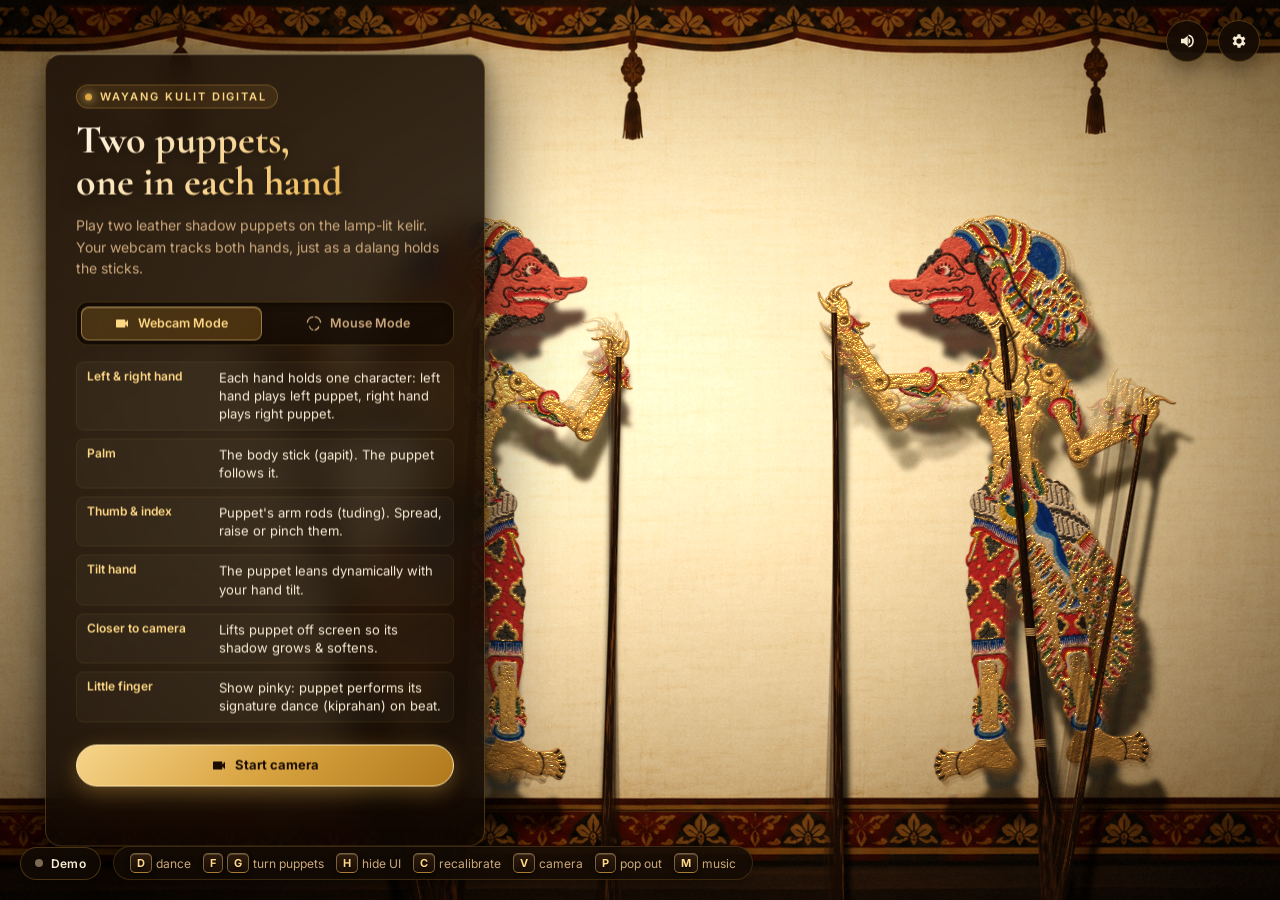
<file: index.html>
<!doctype html>
<html lang="id">
  <head>
    <meta charset="utf-8" />
    <meta name="viewport" content="width=device-width, initial-scale=1" />
    
    <!-- Primary SEO Meta Tags -->
    <title>Wayang Kulit Digital — Simulasi Interaktif Dalang & Shadow Puppetry</title>
    <meta name="title" content="Wayang Kulit Digital — Simulasi Interaktif Dalang & Shadow Puppetry" />
    <meta name="description" content="Mainkan simulasi Wayang Kulit Digital interaktif langsung di browser dengan teknologi MediaPipe AI Hand Tracking & WebGL. Pengalaman seru menjadi dalang wayang kulit!" />
    <meta name="keywords" content="wayang kulit, wayang digital, simulasi dalang, wayang kulit online, hand tracking wayang, game wayang kulit, webgl wayang, kebudayaan indonesia, wayang interaktif, alialkhozini" />
    <meta name="author" content="Ali Alkhozini" />
    <meta name="robots" content="index, follow" />
    <meta name="language" content="Indonesian" />
    <meta name="theme-color" content="#090403" />
    <meta name="google-site-verification" content="glfn1bT0pv14ISpKObxB3KRVvbgvHPI_zt5bTvmv0h4" />
    <link rel="canonical" href="https://wayangdigital.alialkhozini.my.id/" />

    <!-- Open Graph / Facebook / WhatsApp Meta Tags -->
    <meta property="og:type" content="website" />
    <meta property="og:url" content="https://wayangdigital.alialkhozini.my.id/" />
    <meta property="og:title" content="Wayang Kulit Digital — Simulasi Interaktif Dalang & Shadow Puppetry" />
    <meta property="og:description" content="Mainkan simulasi Wayang Kulit Digital interaktif langsung di browser dengan teknologi MediaPipe AI Hand Tracking & WebGL. Rasakan pengalaman menjadi dalang profesional!" />
    <meta property="og:image" content="https://wayangdigital.alialkhozini.my.id/assets/background.png" />
    <meta property="og:site_name" content="Wayang Kulit Digital" />
    <meta property="og:locale" content="id_ID" />

    <!-- Twitter Card Meta Tags -->
    <meta name="twitter:card" content="summary_large_image" />
    <meta name="twitter:url" content="https://wayangdigital.alialkhozini.my.id/" />
    <meta name="twitter:title" content="Wayang Kulit Digital — Simulasi Interaktif Dalang & Shadow Puppetry" />
    <meta name="twitter:description" content="Mainkan simulasi Wayang Kulit Digital interaktif langsung di browser dengan MediaPipe AI Hand Tracking & WebGL." />
    <meta name="twitter:image" content="https://wayangdigital.alialkhozini.my.id/assets/background.png" />

    <!-- Google Fonts -->
    <link rel="preconnect" href="https://fonts.googleapis.com" />
    <link rel="preconnect" href="https://fonts.gstatic.com" crossorigin />
    <link href="https://fonts.googleapis.com/css2?family=Cormorant+Garamond:ital,wght@0,500;0,600;0,700;1,500&family=Inter:wght@400;500;600;700&display=swap" rel="stylesheet" />
    <link rel="stylesheet" href="styles.css" />

    <!-- Structured Data (JSON-LD) for Google Rich Snippets -->
    <script type="application/ld+json">
    {
      "@context": "https://schema.org",
      "@type": "WebApplication",
      "name": "Wayang Kulit Digital",
      "alternateName": "Digital Wayang Shadow Puppetry Simulation",
      "url": "https://wayangdigital.alialkhozini.my.id/",
      "applicationCategory": "GameApplication",
      "operatingSystem": "Web Browser",
      "inLanguage": "id-ID",
      "description": "Simulasi interaktif seni Wayang Kulit tradisional berbasis WebGL dan AI MediaPipe Hand Tracking.",
      "author": {
        "@type": "Person",
        "name": "Ali Alkhozini",
        "url": "https://alialkhozini.my.id/"
      }
    }
    </script>
  </head>
  <body>
    <canvas id="stage" aria-label="Wayang kulit stage"></canvas>
    <video id="video" playsinline muted></video>

    <section id="intro" class="panel intro">
      <div class="intro-content">
        <p class="eyebrow"><span class="badge-dot"></span>Wayang Kulit Digital</p>
        <h1>Two puppets,<br />one in each hand</h1>
        <p class="lede">Play two leather shadow puppets on the lamp-lit kelir. Your webcam tracks both hands, just as a dalang holds the sticks.</p>
        
        <div class="mode-switch" role="tablist" aria-label="Control mode selection">
          <button id="mode-camera-btn" class="mode-tab active" role="tab" aria-selected="true" aria-controls="howto-camera" type="button">
            <svg class="mode-icon" viewBox="0 0 24 24" width="16" height="16" aria-hidden="true"><path fill="currentColor" d="M17 10.5V7a1 1 0 0 0-1-1H4a1 1 0 0 0-1 1v10a1 1 0 0 0 1 1h12a1 1 0 0 0 1-1v-3.5l4 4v-11l-4 4z"/></svg>
            <span>Webcam Mode</span>
          </button>
          <button id="mode-mouse-btn" class="mode-tab" role="tab" aria-selected="false" aria-controls="howto-mouse" type="button">
            <svg class="mode-icon" viewBox="0 0 24 24" width="16" height="16" aria-hidden="true"><path fill="currentColor" d="M13 1.07V3.08A8.001 8.001 0 0 1 20.93 11H22.9A10.001 10.001 0 0 0 13 1.07M11 1.07A10.001 10.001 0 0 0 1.07 11H3.08A8.001 8.001 0 0 1 11 3.08V1.07M4.27 15.27A9.954 9.954 0 0 0 11 22.93v-2.01a7.97 7.97 0 0 1-5.32-5.32L4.27 15.27m15.46 0-1.41 1.41A7.97 7.97 0 0 1 13 20.92v2.01c2.76-.46 5.25-2.02 6.73-4.25l-.001-.01Z"/></svg>
            <span>Mouse Mode</span>
          </button>
        </div>

        <ul id="howto-camera" class="howto" role="tabpanel" aria-labelledby="mode-camera-btn">
          <li><span class="k">Left &amp; right hand</span><span>Each hand holds one character: left hand plays left puppet, right hand plays right puppet.</span></li>
          <li><span class="k">Palm</span><span>The body stick (gapit). The puppet follows it.</span></li>
          <li><span class="k">Thumb &amp; index</span><span>Puppet's arm rods (tuding). Spread, raise or pinch them.</span></li>
          <li><span class="k">Tilt hand</span><span>The puppet leans dynamically with your hand tilt.</span></li>
          <li><span class="k">Closer to camera</span><span>Lifts puppet off screen so its shadow grows &amp; softens.</span></li>
          <li><span class="k">Little finger</span><span>Show pinky: puppet performs its signature dance (kiprahan) on beat.</span></li>
        </ul>

        <ul id="howto-mouse" class="howto" role="tabpanel" aria-labelledby="mode-mouse-btn" hidden>
          <li><span class="k">Move cursor</span><span>The body stick (gapit). Move cursor to guide the puppet across the kelir.</span></li>
          <li><span class="k">Scroll wheel</span><span>Lifts puppet off screen so its shadow grows &amp; softens.</span></li>
          <li><span class="k"><kbd>D</kbd> key</span><span>Performs the puppet's signature dance (kiprahan) on beat.</span></li>
          <li><span class="k"><kbd>F</kbd> / <kbd>G</kbd> keys</span><span>Press <kbd>F</kbd> (left) or <kbd>G</kbd> (right) to flip facing direction.</span></li>
          <li><span class="k"><kbd>M</kbd> key</span><span>Toggle traditional gamelan background music.</span></li>
          <li><span class="k"><kbd>H</kbd> key</span><span>Toggle HUD interface for an immersive shadow play view.</span></li>
        </ul>

        <div class="actions">
          <button id="start-camera" class="btn primary">
            <svg class="btn-icon" viewBox="0 0 24 24" width="16" height="16" aria-hidden="true"><path fill="currentColor" d="M17 10.5V7a1 1 0 0 0-1-1H4a1 1 0 0 0-1 1v10a1 1 0 0 0 1 1h12a1 1 0 0 0 1-1v-3.5l4 4v-11l-4 4z"/></svg>
            Start camera
          </button>
          <button id="use-mouse" class="btn primary" hidden>
            <svg class="btn-icon" viewBox="0 0 24 24" width="16" height="16" aria-hidden="true"><path fill="currentColor" d="M13 1.07V3.08A8.001 8.001 0 0 1 20.93 11H22.9A10.001 10.001 0 0 0 13 1.07M11 1.07A10.001 10.001 0 0 0 1.07 11H3.08A8.001 8.001 0 0 1 11 3.08V1.07M4.27 15.27A9.954 9.954 0 0 0 11 22.93v-2.01a7.97 7.97 0 0 1-5.32-5.32L4.27 15.27m15.46 0-1.41 1.41A7.97 7.97 0 0 1 13 20.92v2.01c2.76-.46 5.25-2.02 6.73-4.25l-.001-.01Z"/></svg>
            Play with mouse
          </button>
        </div>
        <p id="intro-status" class="status-line" role="status"></p>
      </div>
    </section>

    <div id="hud" class="hud">
      <div class="pill" id="status"><span class="dot"></span><span id="status-text">Demo</span></div>
      <div class="keys-container">
        <p class="keys">
          <span class="key-group"><kbd>D</kbd> dance</span>
          <span class="key-group"><kbd>F</kbd><kbd>G</kbd> turn puppets</span>
          <span class="key-group"><kbd>H</kbd> hide UI</span>
          <span class="key-group"><kbd>C</kbd> recalibrate</span>
          <span class="key-group"><kbd>V</kbd> camera</span>
          <span class="key-group"><kbd>P</kbd> pop out</span>
          <span class="key-group"><kbd>M</kbd> music</span>
        </p>
      </div>
    </div>

    <div class="top-controls">
      <button id="sound-toggle" class="icon-btn sound-btn" aria-label="Mute music" aria-pressed="false" title="Toggle Music (M)">
        <svg class="on" viewBox="0 0 24 24" width="18" height="18" aria-hidden="true"><path fill="currentColor" d="M4 9v6h4l5 4V5L8 9H4Zm12.5 3a4.5 4.5 0 0 0-2.5-4v8a4.5 4.5 0 0 0 2.5-4Zm-2.5-8.8v2.1a7 7 0 0 1 0 13.4v2.1a9 9 0 0 0 0-17.6Z"/></svg>
        <svg class="off" viewBox="0 0 24 24" width="18" height="18" aria-hidden="true"><path fill="currentColor" d="M4 9v6h4l5 4V5L8 9H4Zm12.6 3 2.7-2.7-1.4-1.4-2.7 2.7-2.7-2.7-1.4 1.4 2.7 2.7-2.7 2.7 1.4 1.4 2.7-2.7 2.7 2.7 1.4-1.4-2.7-2.7Z" transform="translate(2 0)"/></svg>
      </button>
      <button id="settings-toggle" class="icon-btn" aria-label="Settings" aria-expanded="false" title="Settings">
        <svg viewBox="0 0 24 24" width="18" height="18" aria-hidden="true"><path fill="currentColor" d="M19.4 13a7.6 7.6 0 0 0 0-2l2.1-1.6-2-3.5-2.5 1a7.3 7.3 0 0 0-1.7-1L15 3h-4l-.4 2.7a7.3 7.3 0 0 0-1.7 1l-2.5-1-2 3.5L6.6 11a7.6 7.6 0 0 0 0 2l-2.1 1.6 2 3.5 2.5-1a7.3 7.3 0 0 0 1.7 1L11 21h4l.4-2.7a7.3 7.3 0 0 0 1.7-1l2.5 1 2-3.5ZM13 15.5a3.5 3.5 0 1 1 0-7 3.5 3.5 0 0 1 0 7Z" transform="translate(-1 0)"/></svg>
      </button>
    </div>

    <aside id="settings" class="panel settings" hidden>
      <div class="settings-header">
        <h2>Settings</h2>
        <button id="settings-close" class="close-btn" aria-label="Close settings">
          <svg viewBox="0 0 24 24" width="16" height="16"><path fill="currentColor" d="M19 6.41L17.59 5 12 10.59 6.41 5 5 6.41 10.59 12 5 17.59 6.41 19 12 13.41 17.59 19 19 17.59 13.41 12z"/></svg>
        </button>
      </div>
      <label>Characters
        <select id="opt-characters">
          <option value="two">Two puppets, one per hand</option>
          <option value="one">One puppet</option>
        </select>
      </label>
      <label>Arm-rod fingers
        <select id="opt-fingers">
          <option value="thumb-index">Thumb + index</option>
          <option value="thumb-pinky">Thumb + pinky (arms spread wider)</option>
          <option value="index-pinky">Index + pinky</option>
        </select>
      </label>
      <label id="bodyhand-row" hidden>Body hand (one puppet, two hands)
        <select id="opt-bodyhand">
          <option value="right">Right hand holds the gapit</option>
          <option value="left">Left hand holds the gapit</option>
        </select>
      </label>
      <label>Facing
        <select id="opt-facing">
          <option value="target">Face each other</option>
          <option value="walk">Face the way they walk</option>
          <option value="manual">Manual (F / G to turn)</option>
        </select>
      </label>
      <label class="row toggle-row">
        <span>Show camera preview</span>
        <input type="checkbox" id="opt-camera" checked />
      </label>
      <button id="opt-popout" class="btn small" type="button">Open camera in new window</button>
      <label>Puppet size
        <input type="range" id="opt-size" min="0.36" max="0.72" step="0.01" value="0.53" />
      </label>
      <label>Music volume
        <input type="range" id="opt-volume" min="0" max="1" step="0.01" value="0.6" />
      </label>
    </aside>

    <div id="preview-box" hidden>
      <div class="preview-header">
        <span class="preview-dot"></span>
        <span class="preview-title">Hand Tracker</span>
      </div>
      <canvas id="preview" width="320" height="180"></canvas>
      <button id="preview-popout" class="popout-btn" type="button" aria-label="Open camera in a new window" title="Open in a new window (P)">
        <svg viewBox="0 0 24 24" width="16" height="16" aria-hidden="true"><path fill="currentColor" d="M14 3h7v7h-2V6.4l-8.3 8.3-1.4-1.4L17.6 5H14V3ZM5 5h6v2H5v12h12v-6h2v6a2 2 0 0 1-2 2H5a2 2 0 0 1-2-2V7a2 2 0 0 1 2-2Z"/></svg>
      </button>
    </div>
    <div id="toast" class="toast" role="status" aria-live="polite"></div>
    <div id="error" class="panel error" hidden></div>

    <script type="module" src="src/main.js"></script>
  </body>
</html>
</file>
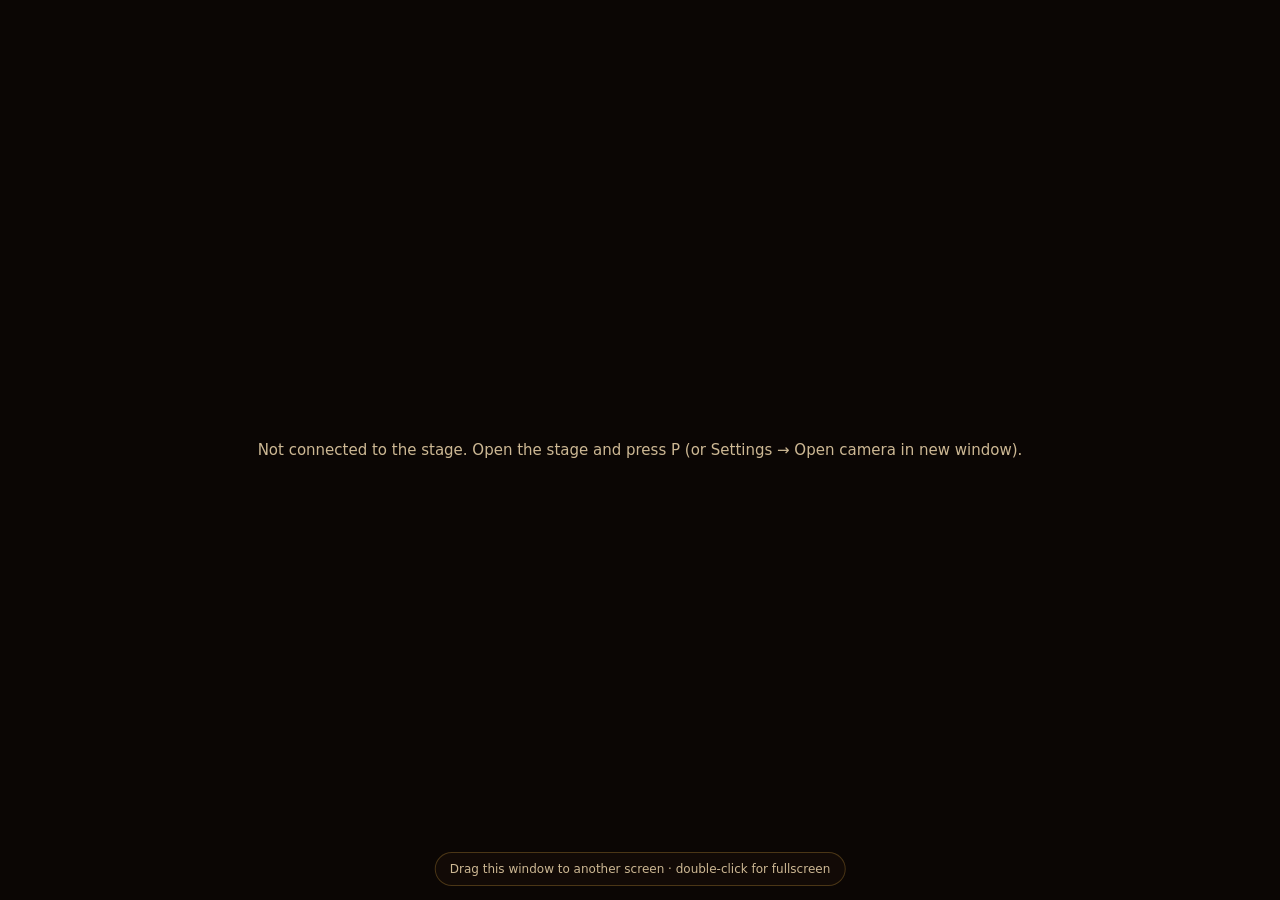
<file: camera.html>
<!doctype html>
<html lang="en">
  <head>
    <meta charset="utf-8" />
    <meta name="viewport" content="width=device-width, initial-scale=1" />
    <title>Wayang Kulit — Camera</title>
    <style>
      html, body {
        margin: 0;
        height: 100%;
        overflow: hidden;
        background: #0b0604;
        color: #cdb894;
        font: 15px/1.5 'Inter', system-ui, -apple-system, 'Segoe UI', sans-serif;
      }
      #cam {
        position: fixed;
        inset: 0;
        width: 100%;
        height: 100%;
        object-fit: contain;
        display: block;
        cursor: zoom-in;
      }
      :fullscreen #cam { cursor: zoom-out; }
      #msg {
        position: fixed;
        inset: 0;
        margin: 0;
        padding: 24px;
        display: grid;
        place-items: center;
        text-align: center;
      }
      body.live #msg { display: none; }
      #hint {
        position: fixed;
        left: 50%;
        bottom: 14px;
        transform: translateX(-50%);
        margin: 0;
        padding: 7px 14px;
        border-radius: 999px;
        background: rgba(22, 13, 7, 0.74);
        border: 1px solid rgba(217, 164, 65, 0.28);
        font-size: 12px;
        white-space: nowrap;
        pointer-events: none;
        transition: opacity 0.6s;
      }
      #hint.gone { opacity: 0; }
    </style>
  </head>
  <body>
    <canvas id="cam" aria-label="Camera with hand tracking"></canvas>
    <p id="msg" role="status"></p>
    <p id="hint">Drag this window to another screen · double-click for fullscreen</p>
    <script type="module" src="src/camera-window.js"></script>
  </body>
</html>
</file>
<file: styles.css>
:root {
  --ink: #f7ebd4;
  --ink-dim: #cca87c;
  --ink-muted: #967a5b;
  --gold: #dfa73f;
  --gold-hi: #ffd885;
  --gold-glow: rgba(223, 167, 63, 0.35);
  --panel-bg: linear-gradient(145deg, rgba(24, 13, 6, 0.88) 0%, rgba(12, 6, 2, 0.82) 100%);
  --panel-border: rgba(223, 167, 63, 0.28);
  --panel-border-top: rgba(255, 222, 155, 0.45);
  --serif: 'Cormorant Garamond', 'Iowan Old Style', Georgia, serif;
  --sans: 'Inter', system-ui, -apple-system, 'Segoe UI', sans-serif;
}

* {
  box-sizing: border-box;
}

[hidden] {
  display: none !important;
}

html, body {
  margin: 0;
  height: 100%;
  overflow: hidden;
  background: #090403;
  color: var(--ink);
  font-family: var(--sans);
  font-size: 14px;
  -webkit-font-smoothing: antialiased;
}

#stage {
  position: fixed;
  inset: 0;
  width: 100vw;
  height: 100vh;
  display: block;
  cursor: crosshair;
}

#video { display: none; }

/* Global Glass Panel */
.panel {
  background: var(--panel-bg);
  border: 1px solid var(--panel-border);
  border-top-color: var(--panel-border-top);
  border-radius: 16px;
  backdrop-filter: blur(16px) saturate(1.3);
  -webkit-backdrop-filter: blur(16px) saturate(1.3);
  box-shadow: 
    0 24px 70px rgba(0, 0, 0, 0.65),
    0 4px 20px rgba(0, 0, 0, 0.4),
    inset 0 1px 0 rgba(255, 230, 170, 0.12);
}

/* Intro Overlay */
.intro {
  position: fixed;
  left: max(20px, 3.5vw);
  top: 50%;
  transform: translateY(-50%);
  width: min(440px, calc(100vw - 40px));
  max-height: calc(100vh - 100px);
  padding: 30px;
  overflow-y: auto;
  transition: opacity 0.45s cubic-bezier(0.16, 1, 0.3, 1), transform 0.45s cubic-bezier(0.16, 1, 0.3, 1);
  z-index: 10;
}

.intro::-webkit-scrollbar {
  width: 4px;
}
.intro::-webkit-scrollbar-thumb {
  background: rgba(223, 167, 63, 0.3);
  border-radius: 4px;
}

.intro.gone {
  opacity: 0;
  transform: translate(-30px, -50%);
  pointer-events: none;
}

.eyebrow {
  display: inline-flex;
  align-items: center;
  gap: 8px;
  margin: 0 0 10px;
  padding: 4px 10px 4px 8px;
  background: rgba(223, 167, 63, 0.1);
  border: 1px solid rgba(223, 167, 63, 0.3);
  border-radius: 999px;
  color: var(--gold-hi);
  font-size: 11px;
  letter-spacing: 0.18em;
  text-transform: uppercase;
  font-weight: 600;
}

.badge-dot {
  width: 7px;
  height: 7px;
  border-radius: 50%;
  background: var(--gold);
  box-shadow: 0 0 10px var(--gold-hi);
  animation: pulse-dot 2s infinite ease-in-out;
}

@keyframes pulse-dot {
  0%, 100% { opacity: 0.6; transform: scale(0.9); }
  50% { opacity: 1; transform: scale(1.2); }
}

h1 {
  margin: 0 0 12px;
  font-family: var(--serif);
  font-weight: 700;
  font-size: 40px;
  line-height: 1.05;
  background: linear-gradient(135deg, #FFF7EA 0%, #F5C66B 60%, #C9902A 100%);
  -webkit-background-clip: text;
  -webkit-text-fill-color: transparent;
  filter: drop-shadow(0 2px 8px rgba(0, 0, 0, 0.6));
}

.lede {
  margin: 0 0 22px;
  color: var(--ink-dim);
  font-size: 14px;
  line-height: 1.55;
  font-weight: 400;
}

/* Mode Switcher */
.mode-switch {
  display: grid;
  grid-template-columns: 1fr 1fr;
  gap: 6px;
  margin: 0 0 16px;
  padding: 4px;
  background: rgba(18, 9, 3, 0.7);
  border: 1px solid rgba(223, 167, 63, 0.22);
  border-radius: 12px;
  box-shadow: inset 0 2px 6px rgba(0, 0, 0, 0.45);
}

.mode-tab {
  appearance: none;
  display: inline-flex;
  align-items: center;
  justify-content: center;
  gap: 8px;
  padding: 8px 12px;
  border-radius: 8px;
  border: 1px solid transparent;
  background: transparent;
  color: var(--ink-dim);
  font: 600 12.5px/1 var(--sans);
  cursor: pointer;
  transition: all 0.22s cubic-bezier(0.16, 1, 0.3, 1);
}

.mode-tab:hover {
  color: var(--ink);
  background: rgba(255, 230, 180, 0.08);
}

.mode-tab.active {
  background: linear-gradient(135deg, rgba(223, 167, 63, 0.24) 0%, rgba(176, 120, 28, 0.32) 100%);
  border-color: rgba(255, 216, 133, 0.45);
  color: var(--gold-hi);
  box-shadow: 0 2px 10px rgba(0, 0, 0, 0.4), inset 0 1px 0 rgba(255, 230, 170, 0.22);
}

.mode-icon {
  flex-shrink: 0;
}

.howto {
  list-style: none;
  margin: 0 0 22px;
  padding: 0;
  display: grid;
  gap: 8px;
}

.howto li {
  display: grid;
  grid-template-columns: 120px 1fr;
  gap: 12px;
  padding: 6px 10px;
  background: rgba(255, 240, 210, 0.03);
  border-radius: 8px;
  border: 1px solid rgba(223, 167, 63, 0.08);
  line-height: 1.4;
  color: var(--ink);
  font-size: 13px;
  transition: background 0.2s, border-color 0.2s;
}

.howto li:hover {
  background: rgba(255, 240, 210, 0.07);
  border-color: rgba(223, 167, 63, 0.2);
}

.howto .k {
  color: var(--gold-hi);
  font-weight: 600;
  font-size: 12px;
}

.howto kbd {
  display: inline-block;
  padding: 1px 4px;
  background: rgba(255, 230, 180, 0.12);
  border: 1px solid rgba(223, 167, 63, 0.35);
  border-radius: 4px;
  color: var(--gold-hi);
  font-family: var(--sans);
  font-size: 11px;
  font-weight: 600;
  line-height: 1.2;
}

.actions {
  display: flex;
  gap: 12px;
  flex-wrap: wrap;
}

.actions .btn {
  width: 100%;
}

.btn {
  appearance: none;
  display: inline-flex;
  align-items: center;
  justify-content: center;
  gap: 8px;
  border: 1px solid rgba(223, 167, 63, 0.35);
  background: rgba(255, 230, 180, 0.07);
  color: var(--ink);
  font: 600 13px/1 var(--sans);
  padding: 12px 20px;
  border-radius: 999px;
  cursor: pointer;
  transition: all 0.25s cubic-bezier(0.16, 1, 0.3, 1);
  box-shadow: 0 4px 15px rgba(0, 0, 0, 0.3);
}

.btn:hover {
  background: rgba(255, 230, 180, 0.14);
  border-color: rgba(223, 167, 63, 0.65);
  transform: translateY(-1px);
  box-shadow: 0 6px 20px rgba(0, 0, 0, 0.4), 0 0 12px var(--gold-glow);
}

.btn:active {
  transform: translateY(1px);
}

.btn.primary {
  background: linear-gradient(135deg, #F7D58B 0%, #D9A441 50%, #B0781C 100%);
  border-color: #FFE6AA;
  color: #1a0c02;
  font-weight: 700;
  box-shadow: 0 6px 20px rgba(217, 164, 65, 0.35);
}

.btn.primary:hover {
  background: linear-gradient(135deg, #FFE19C 0%, #E5B24E 50%, #C28723 100%);
  box-shadow: 0 8px 25px rgba(217, 164, 65, 0.5);
}

.btn:disabled {
  opacity: 0.5;
  cursor: not-allowed;
  transform: none !important;
  box-shadow: none !important;
}

.btn-icon {
  flex-shrink: 0;
}

.status-line {
  min-height: 1.2em;
  margin: 14px 0 0;
  color: var(--ink-dim);
  font-size: 13px;
  line-height: 1.4;
}

.status-line.err {
  color: #ff9d85;
  font-weight: 500;
}

/* Bottom HUD */
.hud {
  position: fixed;
  left: 20px;
  bottom: 20px;
  display: flex;
  align-items: center;
  gap: 12px;
  flex-wrap: wrap;
  pointer-events: none;
  z-index: 10;
  transition: opacity 0.35s ease;
}

.pill {
  display: inline-flex;
  align-items: center;
  gap: 8px;
  padding: 8px 14px;
  border-radius: 999px;
  background: rgba(18, 10, 4, 0.85);
  border: 1px solid var(--panel-border);
  font-size: 12px;
  font-weight: 600;
  letter-spacing: 0.02em;
  backdrop-filter: blur(12px);
  -webkit-backdrop-filter: blur(12px);
  box-shadow: 0 8px 24px rgba(0, 0, 0, 0.4);
}

.dot {
  width: 8px;
  height: 8px;
  border-radius: 50%;
  background: #7a6a50;
}

.pill.live .dot {
  background: #77e05e;
  box-shadow: 0 0 10px #77e05e;
}

.pill.warn .dot {
  background: #ffab36;
  box-shadow: 0 0 10px #ffab36;
}

.keys-container {
  background: rgba(18, 10, 4, 0.8);
  border: 1px solid rgba(223, 167, 63, 0.2);
  border-radius: 999px;
  padding: 6px 16px;
  backdrop-filter: blur(12px);
  -webkit-backdrop-filter: blur(12px);
  box-shadow: 0 8px 24px rgba(0, 0, 0, 0.4);
}

.keys {
  margin: 0;
  display: flex;
  align-items: center;
  gap: 12px;
  flex-wrap: wrap;
  color: var(--ink-dim);
  font-size: 12px;
}

.key-group {
  display: inline-flex;
  align-items: center;
  gap: 4px;
  white-space: nowrap;
}

kbd {
  display: inline-flex;
  align-items: center;
  justify-content: center;
  min-width: 20px;
  height: 20px;
  padding: 0 6px;
  border: 1px solid rgba(255, 218, 140, 0.4);
  border-bottom-color: rgba(223, 167, 63, 0.7);
  border-radius: 5px;
  background: linear-gradient(180deg, rgba(50, 30, 15, 0.9) 0%, rgba(25, 14, 6, 0.9) 100%);
  color: var(--gold-hi);
  font: 700 11px/1 var(--sans);
  text-shadow: 0 1px 2px #000;
  box-shadow: 0 2px 4px rgba(0,0,0,0.5), inset 0 1px 0 rgba(255, 230, 170, 0.2);
}

/* Top Action Controls */
.top-controls {
  position: fixed;
  top: 20px;
  right: 20px;
  display: flex;
  gap: 10px;
  z-index: 20;
}

.icon-btn {
  width: 42px;
  height: 42px;
  display: grid;
  place-items: center;
  border-radius: 50%;
  border: 1px solid var(--panel-border);
  background: rgba(18, 10, 4, 0.85);
  color: var(--ink);
  cursor: pointer;
  backdrop-filter: blur(12px);
  -webkit-backdrop-filter: blur(12px);
  box-shadow: 0 8px 24px rgba(0, 0, 0, 0.4);
  transition: all 0.25s cubic-bezier(0.16, 1, 0.3, 1);
}

.icon-btn:hover {
  border-color: rgba(223, 167, 63, 0.65);
  color: var(--gold-hi);
  transform: scale(1.06);
  box-shadow: 0 10px 30px rgba(0,0,0,0.5), 0 0 15px var(--gold-glow);
}

.sound-btn .off,
.sound-btn[aria-pressed='true'] .on { display: none; }
.sound-btn[aria-pressed='true'] .off { display: block; color: var(--ink-muted); }

/* Settings Drawer */
.settings {
  position: fixed;
  top: 72px;
  right: 20px;
  width: min(320px, calc(100vw - 40px));
  padding: 22px;
  display: grid;
  gap: 16px;
  z-index: 20;
  transform-origin: top right;
  transition: opacity 0.25s ease, transform 0.25s cubic-bezier(0.16, 1, 0.3, 1);
}

.settings[hidden] {
  display: grid !important;
  opacity: 0;
  transform: scale(0.92) translateY(-10px);
  pointer-events: none;
}

.settings-header {
  display: flex;
  align-items: center;
  justify-content: space-between;
  padding-bottom: 8px;
  border-bottom: 1px solid rgba(223, 167, 63, 0.2);
}

.settings h2 {
  margin: 0;
  font-family: var(--serif);
  font-size: 24px;
  font-weight: 700;
  color: var(--gold-hi);
}

.close-btn {
  background: none;
  border: none;
  color: var(--ink-dim);
  cursor: pointer;
  padding: 4px;
  border-radius: 50%;
  display: grid;
  place-items: center;
  transition: color 0.2s, background 0.2s;
}

.close-btn:hover {
  color: var(--ink);
  background: rgba(255, 255, 255, 0.1);
}

.settings label {
  display: grid;
  gap: 6px;
  font-size: 12px;
  font-weight: 500;
  color: var(--ink-dim);
}

.settings label.toggle-row {
  display: flex;
  align-items: center;
  justify-content: space-between;
  color: var(--ink);
}

.settings select {
  appearance: none;
  background-image: url("data:image/svg+xml,%3Csvg xmlns='http://www.w3.org/2000/svg' width='12' height='12' viewBox='0 0 24 24' fill='%23dfa73f'%3E%3Cpath d='M7 10l5 5 5-5z'/%3E%3C/svg%3E");
  background-repeat: no-repeat;
  background-position: right 10px center;
  background-color: rgba(255, 230, 180, 0.05);
  color: var(--ink);
  border: 1px solid var(--panel-border);
  border-radius: 8px;
  padding: 9px 30px 9px 12px;
  font: 13px var(--sans);
  cursor: pointer;
  outline: none;
  transition: border-color 0.2s, background-color 0.2s;
}

.settings select:focus,
.settings select:hover {
  border-color: rgba(223, 167, 63, 0.6);
  background-color: rgba(255, 230, 180, 0.09);
}

.settings select option {
  background: #1c0e06;
  color: var(--ink);
}

.settings input[type='checkbox'] {
  width: 18px;
  height: 18px;
  accent-color: var(--gold);
  cursor: pointer;
}

.settings input[type='range'] {
  appearance: none;
  height: 6px;
  border-radius: 3px;
  background: rgba(255, 230, 180, 0.15);
  outline: none;
  cursor: pointer;
}

.settings input[type='range']::-webkit-slider-thumb {
  appearance: none;
  width: 18px;
  height: 18px;
  border-radius: 50%;
  background: radial-gradient(circle at 30% 30%, #FFE5A3, #D9A441);
  box-shadow: 0 2px 6px rgba(0, 0, 0, 0.6), 0 0 10px rgba(217, 164, 65, 0.4);
  cursor: pointer;
  transition: transform 0.15s;
}

.settings input[type='range']::-webkit-slider-thumb:hover {
  transform: scale(1.15);
}

/* Hand Tracker Camera Preview Box */
#preview-box {
  position: fixed;
  right: 20px;
  bottom: 20px;
  width: min(260px, 40vw);
  border-radius: 14px;
  border: 1px solid var(--panel-border);
  background: rgba(14, 7, 3, 0.9);
  backdrop-filter: blur(12px);
  -webkit-backdrop-filter: blur(12px);
  box-shadow: 0 16px 40px rgba(0, 0, 0, 0.6);
  overflow: hidden;
  z-index: 10;
  transition: opacity 0.3s ease;
}

.preview-header {
  display: flex;
  align-items: center;
  gap: 6px;
  padding: 6px 10px;
  background: rgba(0, 0, 0, 0.4);
  border-bottom: 1px solid rgba(223, 167, 63, 0.15);
  font-size: 10px;
  letter-spacing: 0.12em;
  text-transform: uppercase;
  color: var(--ink-dim);
  font-weight: 600;
}

.preview-dot {
  width: 6px;
  height: 6px;
  border-radius: 50%;
  background: #77e05e;
  box-shadow: 0 0 6px #77e05e;
}

#preview {
  display: block;
  width: 100%;
  aspect-ratio: 16 / 9;
  height: auto;
  background: #000;
}

.popout-btn {
  position: absolute;
  top: 32px;
  right: 8px;
  width: 32px;
  height: 32px;
  display: grid;
  place-items: center;
  border-radius: 8px;
  border: 1px solid var(--panel-border);
  background: rgba(18, 10, 4, 0.85);
  color: var(--ink);
  cursor: pointer;
  opacity: 0;
  transition: opacity 0.2s, border-color 0.2s, transform 0.2s;
}

#preview-box:hover .popout-btn,
.popout-btn:focus-visible { opacity: 1; }
.popout-btn:hover {
  border-color: rgba(223, 167, 63, 0.6);
  color: var(--gold-hi);
  transform: scale(1.05);
}

.btn.small {
  padding: 8px 14px;
  font-size: 12px;
}

/* Toast Notification */
.toast {
  position: fixed;
  top: 24px;
  left: 50%;
  transform: translate(-50%, -12px);
  padding: 10px 22px;
  border-radius: 999px;
  background: linear-gradient(135deg, rgba(30, 16, 8, 0.92) 0%, rgba(18, 9, 3, 0.92) 100%);
  border: 1px solid rgba(255, 218, 140, 0.4);
  box-shadow: 0 12px 36px rgba(0, 0, 0, 0.6), 0 0 20px rgba(223, 167, 63, 0.25);
  backdrop-filter: blur(16px);
  -webkit-backdrop-filter: blur(16px);
  font-family: var(--serif);
  font-style: italic;
  font-size: 20px;
  font-weight: 600;
  color: var(--gold-hi);
  letter-spacing: 0.03em;
  opacity: 0;
  pointer-events: none;
  transition: opacity 0.35s cubic-bezier(0.16, 1, 0.3, 1), transform 0.35s cubic-bezier(0.16, 1, 0.3, 1);
  white-space: nowrap;
  z-index: 100;
}

.toast.show {
  opacity: 1;
  transform: translate(-50%, 0);
}

body.ui-hidden .toast { opacity: 0; }

.error {
  position: fixed;
  left: 50%;
  top: 50%;
  transform: translate(-50%, -50%);
  padding: 24px 28px;
  max-width: min(480px, calc(100vw - 40px));
  line-height: 1.5;
  z-index: 200;
}

body.ui-hidden .hud,
body.ui-hidden .top-controls,
body.ui-hidden #preview-box,
body.ui-hidden .settings {
  opacity: 0 !important;
  pointer-events: none !important;
}

@media (max-width: 768px) {
  .intro {
    left: 16px;
    right: 16px;
    top: auto;
    bottom: 20px;
    transform: none;
    width: auto;
    max-height: 70vh;
    padding: 20px;
  }
  .intro.gone { transform: translateY(30px); }
  h1 { font-size: 30px; }
  .howto li { grid-template-columns: 100px 1fr; }
  .keys-container { display: none; }
}
</file>
